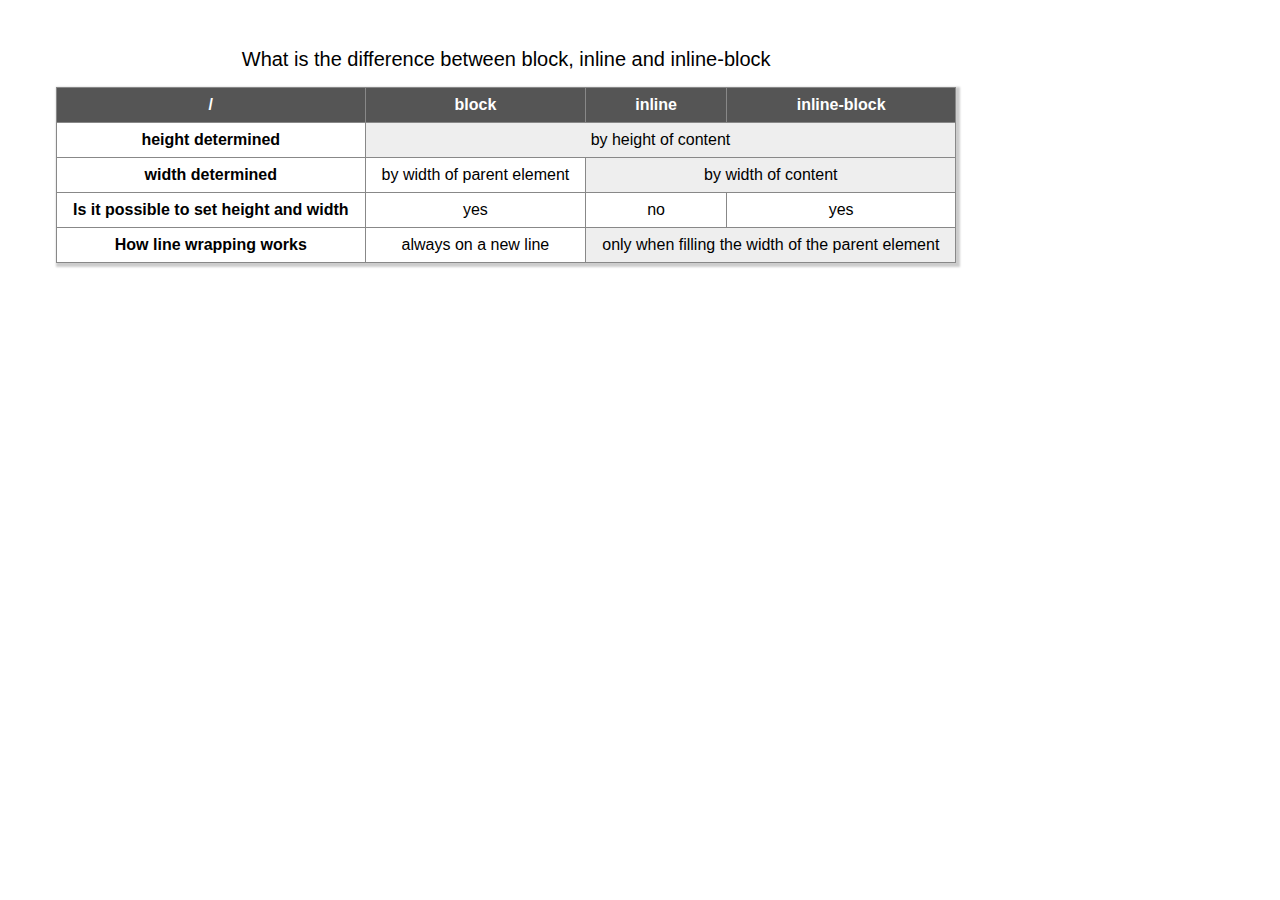
<file: GoIT_Tests/index.html>
<!DOCTYPE html>
<html lang="en">

<head>
    <meta charset="UTF-8">
    <meta http-equiv="X-UA-Compatible" content="IE=edge">
    <meta name="viewport" content="width=device-width, initial-scale=1.0">
    <title>Document</title>
    <link rel="stylesheet" href="css/style.css">
</head>

<body>
    <table>
        <caption>
            What is the difference between block, inline and inline-block
        </caption>
        <thead>
            <tr>
                <th>/</th>
                <th>block</th>
                <th>inline</th>
                <th>inline-block</th>
            </tr>
        </thead>
        <tbody>
            <tr>
                <th>height determined</th>
                <td colspan="3">by height of content</td>
            </tr>
            <tr>
                <th>width determined</th>
                <td>by width of parent element</td>
                <td colspan="2">by width of content</td>
            </tr>
            <tr>
                <th>Is it possible to set height and width</th>
                <td>yes</td>
                <td>no</td>
                <td>yes</td>
            </tr>
            <tr>
                <th>How line wrapping works</th>
                <td>always on a new line</td>
                <td colspan="2">only when filling the width of the parent element</td>
            </tr>
        </tbody>
    </table>
</body>

</html>
</file>
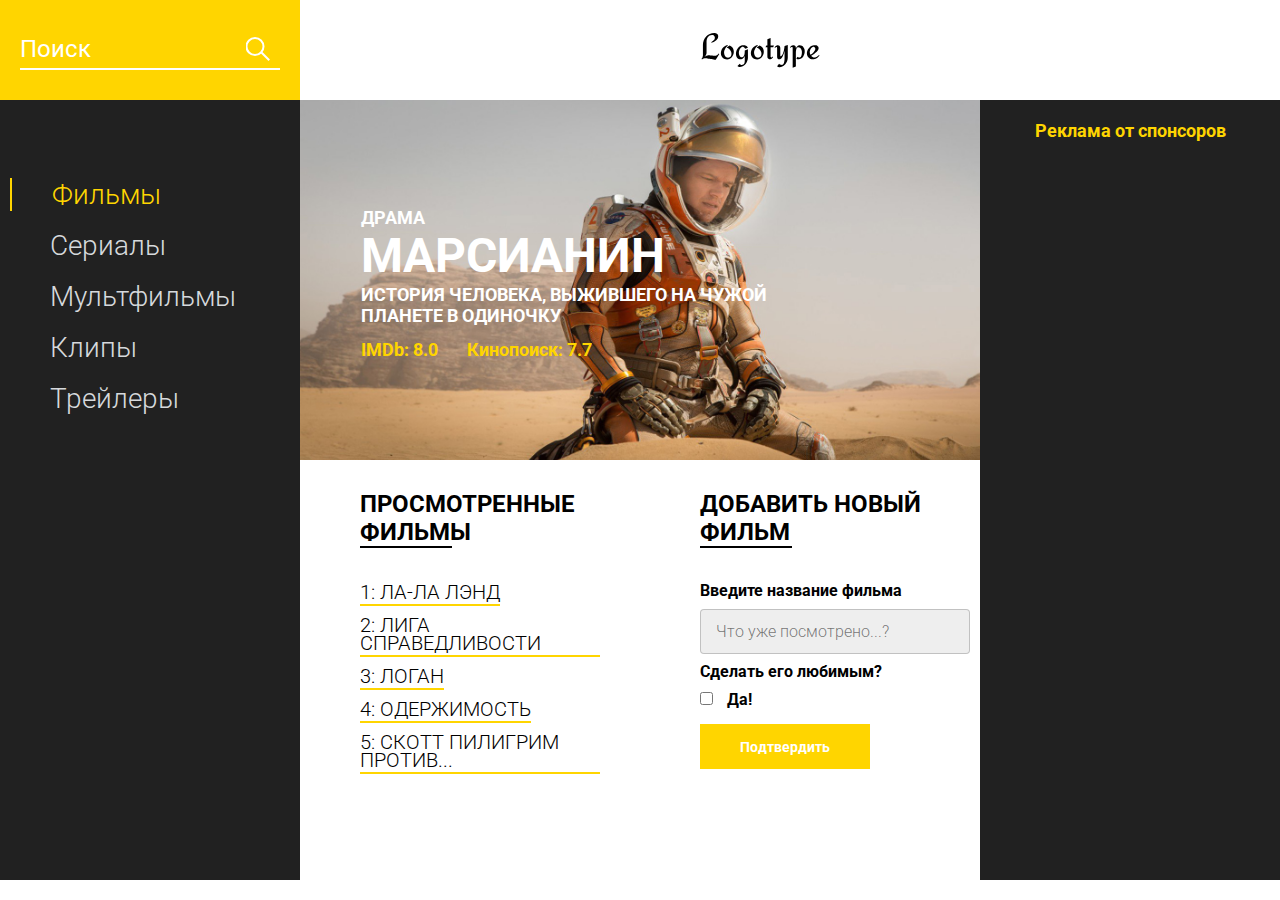
<file: 2_Practice_30/project/index.html>
<!DOCTYPE html>
<html lang="en">
<head>
    <meta charset="UTF-8">
    <meta name="viewport" content="width=device-width, initial-scale=1.0">
    <title>Movie DB</title>
    <link href="https://fonts.googleapis.com/css?family=Roboto:300,400,700&display=swap&subset=cyrillic-ext" rel="stylesheet">
    <link rel="stylesheet" href="css/style.min.css">
    </head>
<body>
    <header class="header">
        <div class="header__search">
            <form action="#">
                <input type="text" placeholder="Поиск">
            </form>
        </div>
        <div class="header__logo">
            <img src="icons/Logotype.svg" alt="logo">
        </div>
    </header>
    <main class="promo">
        <div class="promo__menu">
            <nav class="promo__menu-list">
                <ul>
                    <li><a class="promo__menu-item promo__menu-item_active" href="#">Фильмы</a></li>
                    <li><a class="promo__menu-item" href="#">Сериалы</a></li>
                    <li><a class="promo__menu-item" href="#">Мультфильмы</a></li>
                    <li><a class="promo__menu-item" href="#">Клипы</a></li>
                    <li><a class="promo__menu-item" href="#">Трейлеры</a></li>
                </ul>
            </nav>
        </div>
        <div class="promo__content">
            <div class="promo__bg">
                <div class="promo__genre">КОМЕДИЯ</div>
                <div class="promo__title">МАРСИАНИН</div>
                <div class="promo__descr">ИСТОРИЯ ЧЕЛОВЕКА, ВЫЖИВШЕГО НА ЧУЖОЙ ПЛАНЕТЕ В ОДИНОЧКУ</div>
                <div class="promo__ratings">
                    <span>IMDb: 8.0</span>
                    <span>Кинопоиск: 7.7</span>
                </div>
            </div>
            <div class="promo__interactive">
                <div>
                    <div class="promo__interactive-title">ПРОСМОТРЕННЫЕ ФИЛЬМЫ</div>
                    <ul class="promo__interactive-list">
                        <li class="promo__interactive-item">ЛОГАН
                            <div class="delete"></div>
                        </li>
                        <li class="promo__interactive-item">ЛИГА СПРАВЕДЛИВОСТИ
                            <div class="delete"></div>
                        </li>
                        <li class="promo__interactive-item">ЛА-ЛА ЛЭНД
                            <div class="delete"></div>
                        </li>
                        <li class="promo__interactive-item">ОДЕРЖИМОСТЬ
                            <div class="delete"></div>
                        </li>
                        <li class="promo__interactive-item">СКОТТ ПИЛИГРИМ ПРОТИВ...
                            <div class="delete"></div>
                        </li>
                    </ul>
                </div>
                <div>
                    <form class="add">
                        <div class="promo__interactive-title">ДОБАВИТЬ НОВЫЙ ФИЛЬМ</div>
                        <span>Введите название фильма</span>
                        <input class="adding__input" type="text" placeholder="Что уже посмотрено...?">
                        <span>Сделать его любимым?</span>
                        <input type="checkbox">
                        <span class="yes">Да!</span>
                        <button>Подтвердить</button>
                    </form>
                </div>
            </div>
        </div>
        <div class="promo__adv">
            <div class="promo__adv-title">Реклама от спонсоров</div>
            <img src="img/content_1.jpg" alt="some picture">
            <img src="img/content_2.jpg" alt="some picture">
            <img src="img/content_3.png" alt="some picture">
        </div>
    </main>

    <script defer src="js/script.js"></script>
</body>
</html>
</file>
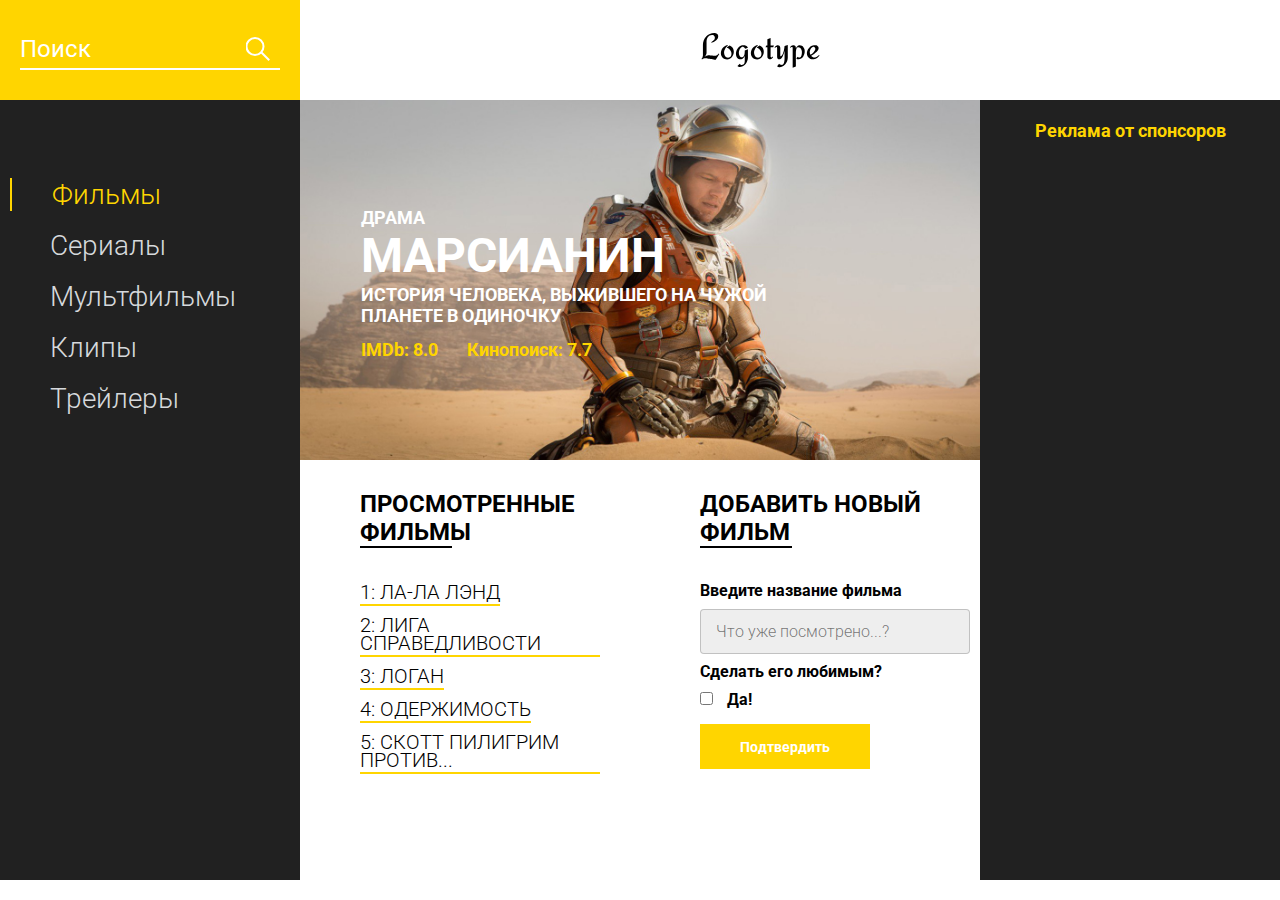
<file: Practice_30/project/index.html>
<!DOCTYPE html>
<html lang="en">
<head>
    <meta charset="UTF-8">
    <meta name="viewport" content="width=device-width, initial-scale=1.0">
    <title>Movie DB</title>
    <link href="https://fonts.googleapis.com/css?family=Roboto:300,400,700&display=swap&subset=cyrillic-ext" rel="stylesheet">
    <link rel="stylesheet" href="css/style.min.css">
    </head>
<body>
    <header class="header">
        <div class="header__search">
            <form action="#">
                <input type="text" placeholder="Поиск">
            </form>
        </div>
        <div class="header__logo">
            <img src="icons/Logotype.svg" alt="logo">
        </div>
    </header>
    <main class="promo">
        <div class="promo__menu">
            <nav class="promo__menu-list">
                <ul>
                    <li><a class="promo__menu-item promo__menu-item_active" href="#">Фильмы</a></li>
                    <li><a class="promo__menu-item" href="#">Сериалы</a></li>
                    <li><a class="promo__menu-item" href="#">Мультфильмы</a></li>
                    <li><a class="promo__menu-item" href="#">Клипы</a></li>
                    <li><a class="promo__menu-item" href="#">Трейлеры</a></li>
                </ul>
            </nav>
        </div>
        <div class="promo__content">
            <div class="promo__bg">
                <div class="promo__genre">КОМЕДИЯ</div>
                <div class="promo__title">МАРСИАНИН</div>
                <div class="promo__descr">ИСТОРИЯ ЧЕЛОВЕКА, ВЫЖИВШЕГО НА ЧУЖОЙ ПЛАНЕТЕ В ОДИНОЧКУ</div>
                <div class="promo__ratings">
                    <span>IMDb: 8.0</span>
                    <span>Кинопоиск: 7.7</span>
                </div>
            </div>
            <div class="promo__interactive">
                <div>
                    <div class="promo__interactive-title">ПРОСМОТРЕННЫЕ ФИЛЬМЫ</div>
                    <ul class="promo__interactive-list">
                        <li class="promo__interactive-item">ЛОГАН
                            <div class="delete"></div>
                        </li>
                        <li class="promo__interactive-item">ЛИГА СПРАВЕДЛИВОСТИ
                            <div class="delete"></div>
                        </li>
                        <li class="promo__interactive-item">ЛА-ЛА ЛЭНД
                            <div class="delete"></div>
                        </li>
                        <li class="promo__interactive-item">ОДЕРЖИМОСТЬ
                            <div class="delete"></div>
                        </li>
                        <li class="promo__interactive-item">СКОТТ ПИЛИГРИМ ПРОТИВ...
                            <div class="delete"></div>
                        </li>
                    </ul>
                </div>
                <div>
                    <form class="add">
                        <div class="promo__interactive-title">ДОБАВИТЬ НОВЫЙ ФИЛЬМ</div>
                        <span>Введите название фильма</span>
                        <input class="adding__input" type="text" placeholder="Что уже посмотрено...?">
                        <span>Сделать его любимым?</span>
                        <input type="checkbox">
                        <span class="yes">Да!</span>
                        <button>Подтвердить</button>
                    </form>
                </div>
            </div>
        </div>
        <div class="promo__adv">
            <div class="promo__adv-title">Реклама от спонсоров</div>
            <img src="img/content_1.jpg" alt="some picture">
            <img src="img/content_2.jpg" alt="some picture">
            <img src="img/content_3.png" alt="some picture">
        </div>
    </main>

    <script src="js/script.js"></script>
</body>
</html>
</file>
<file: GoIT_Tests/css/style.css>
table {
    box-shadow: 2px 2px 2px 2px hsla(0, 0%, 0%, 0.2);
    margin: 3rem;
    font-family: sans-serif;
    border-collapse: collapse;
}

caption {
    font-size: 20px;
    margin-bottom: 1rem;
}

thead {
    background-color: #555;
    color: #fff;
}

td,
th {
    padding: 0.5rem 1rem;
    border: 1px solid #888;
    text-align: center;
}

td[colspan] {
    background-color: #eee;
}
</file>
<file: 2_Practice_30/project/css/style.min.css>
*{-webkit-box-sizing:border-box;box-sizing:border-box;margin:0;padding:0;font-family:'Roboto', sans-serif}.header{display:-webkit-box;display:-ms-flexbox;display:flex;height:100px}.header__search{display:-webkit-box;display:-ms-flexbox;display:flex;-webkit-box-pack:center;-ms-flex-pack:center;justify-content:center;-webkit-box-align:center;-ms-flex-align:center;align-items:center;height:100%;width:300px;background:#FFD500}.header__search form{position:relative;width:260px;height:30px}.header__search form input{width:100%;border:none;border-bottom:2px solid #fff;background-color:transparent;color:#fff;font-size:24px;line-height:28px;padding-bottom:5px;outline:none}.header__search form input::-webkit-input-placeholder{color:#fff}.header__search form input:-ms-input-placeholder{color:#fff}.header__search form input::-ms-input-placeholder{color:#fff}.header__search form input::placeholder{color:#fff}.header__search form:after{content:'';display:block;position:absolute;top:2px;right:10px;background:url("../icons/search.svg") center center/cover no-repeat;width:24px;height:24px}.header__logo{display:-webkit-box;display:-ms-flexbox;display:flex;-webkit-box-pack:center;-ms-flex-pack:center;justify-content:center;-webkit-box-align:center;-ms-flex-align:center;align-items:center;height:100%;width:calc(100% - 360px)}.promo{height:780px;display:-webkit-box;display:-ms-flexbox;display:flex}.promo__menu{width:300px;height:100%;background:#212121;padding:60px 0 0 10px}.promo__menu-item{display:block;font-size:28px;line-height:33px;color:#D6D9DC;text-decoration:none;font-weight:300;padding-left:40px;margin-top:18px}.promo__menu-item:hover{color:#FFD500}.promo__menu-item_active{border-left:2px solid  #FFD500;color:#FFD500}.promo__content{width:calc(100% - 600px)}.promo__bg{height:360px;background:url("../img/mars.webp") center center/cover no-repeat;background-position:top;padding:107px 0 0 61px}.promo__genre{font-weight:bold;font-size:18px;line-height:21px;color:#FFFFFF;text-transform:uppercase}.promo__title{font-weight:bold;font-size:48px;line-height:56px;color:#FFFFFF;text-transform:uppercase}.promo__descr{width:481px;font-weight:bold;font-size:18px;line-height:21px;color:#FFFFFF;text-transform:uppercase}.promo__ratings{margin-top:13px}.promo__ratings span{font-weight:bold;font-size:18px;line-height:21px;color:#FFD500;margin-right:25px}.promo__interactive{display:-webkit-box;display:-ms-flexbox;display:flex}.promo__interactive>div{width:50%;padding:30px 0 0 60px}.promo__interactive-title{display:inline-block;font-weight:bold;font-size:24px;line-height:28px;color:#000000}.promo__interactive-title:after{content:'';display:block;width:33%;height:2px;background-color:#000}.promo__interactive-list{list-style-type:none;margin-top:35px;display:-webkit-box;display:-ms-flexbox;display:flex;-webkit-box-orient:vertical;-webkit-box-direction:normal;-ms-flex-direction:column;flex-direction:column;-webkit-box-align:start;-ms-flex-align:start;align-items:flex-start}.promo__interactive-item{display:inline-block;position:relative;font-weight:300;font-size:20px;line-height:18px;color:#000000;margin-bottom:15px;padding-right:40px;text-transform:uppercase}.promo__interactive-item span{display:block;position:absolute;left:-30px;top:50%;-webkit-transform:translateY(-50%);transform:translateY(-50%);width:20px;height:20px;background:url("../icons/Star.svg") center center/cover no-repeat}.promo__interactive-item:before{content:'';position:absolute;bottom:-5px;display:block;width:calc(100% - 40px);height:2px;background-color:#FFD500}.promo__interactive-item:hover .delete{content:'';display:block;position:absolute;right:0px;top:50%;-webkit-transform:translateY(-50%);transform:translateY(-50%);width:20px;height:20px;background:url("../icons/trash.png") center center/cover no-repeat;cursor:pointer}.promo__interactive .add .promo__interactive-title{margin-bottom:25px}.promo__interactive .add span{display:block;margin:10px 0;font-weight:bold;font-size:16px;line-height:16px;color:#000000}.promo__interactive .add .yes{display:inline;margin-left:10px}.promo__interactive .add input[type="text"]{width:270px;height:45px;line-height:50px;font-size:16px;background:rgba(196,196,196,0.29);border:1px solid rgba(0,0,0,0.19);padding:0 15px;outline:none;border-radius:4px}.promo__interactive .add input[type="text"]::-webkit-input-placeholder{font-weight:300;font-size:16px;color:rgba(0,0,0,0.53)}.promo__interactive .add input[type="text"]:-ms-input-placeholder{font-weight:300;font-size:16px;color:rgba(0,0,0,0.53)}.promo__interactive .add input[type="text"]::-ms-input-placeholder{font-weight:300;font-size:16px;color:rgba(0,0,0,0.53)}.promo__interactive .add input[type="text"]::placeholder{font-weight:300;font-size:16px;color:rgba(0,0,0,0.53)}.promo__interactive .add button{display:block;margin-top:15px;width:170px;height:45px;background:#FFD500;font-weight:bold;font-size:14px;line-height:14px;color:#FFFFFF;border:none;outline:none;cursor:pointer}.promo__interactive .add button:active{-webkit-transform:scale(0.95);transform:scale(0.95)}.promo__adv{background:#212121;width:300px;height:100%}.promo__adv-title{font-weight:bold;font-size:18px;line-height:21px;color:#FFD500;margin:20px 0;text-align:center}.promo__adv img{width:100%;margin-bottom:10px}
/*# sourceMappingURL=style.min.css.map */
</file>
<file: Practice_30/project/css/style.min.css>
*{-webkit-box-sizing:border-box;box-sizing:border-box;margin:0;padding:0;font-family:'Roboto', sans-serif}.header{display:-webkit-box;display:-ms-flexbox;display:flex;height:100px}.header__search{display:-webkit-box;display:-ms-flexbox;display:flex;-webkit-box-pack:center;-ms-flex-pack:center;justify-content:center;-webkit-box-align:center;-ms-flex-align:center;align-items:center;height:100%;width:300px;background:#FFD500}.header__search form{position:relative;width:260px;height:30px}.header__search form input{width:100%;border:none;border-bottom:2px solid #fff;background-color:transparent;color:#fff;font-size:24px;line-height:28px;padding-bottom:5px;outline:none}.header__search form input::-webkit-input-placeholder{color:#fff}.header__search form input:-ms-input-placeholder{color:#fff}.header__search form input::-ms-input-placeholder{color:#fff}.header__search form input::placeholder{color:#fff}.header__search form:after{content:'';display:block;position:absolute;top:2px;right:10px;background:url("../icons/search.svg") center center/cover no-repeat;width:24px;height:24px}.header__logo{display:-webkit-box;display:-ms-flexbox;display:flex;-webkit-box-pack:center;-ms-flex-pack:center;justify-content:center;-webkit-box-align:center;-ms-flex-align:center;align-items:center;height:100%;width:calc(100% - 360px)}.promo{height:780px;display:-webkit-box;display:-ms-flexbox;display:flex}.promo__menu{width:300px;height:100%;background:#212121;padding:60px 0 0 10px}.promo__menu-item{display:block;font-size:28px;line-height:33px;color:#D6D9DC;text-decoration:none;font-weight:300;padding-left:40px;margin-top:18px}.promo__menu-item:hover{color:#FFD500}.promo__menu-item_active{border-left:2px solid  #FFD500;color:#FFD500}.promo__content{width:calc(100% - 600px)}.promo__bg{height:360px;background:url("../img/mars.webp") center center/cover no-repeat;background-position:top;padding:107px 0 0 61px}.promo__genre{font-weight:bold;font-size:18px;line-height:21px;color:#FFFFFF;text-transform:uppercase}.promo__title{font-weight:bold;font-size:48px;line-height:56px;color:#FFFFFF;text-transform:uppercase}.promo__descr{width:481px;font-weight:bold;font-size:18px;line-height:21px;color:#FFFFFF;text-transform:uppercase}.promo__ratings{margin-top:13px}.promo__ratings span{font-weight:bold;font-size:18px;line-height:21px;color:#FFD500;margin-right:25px}.promo__interactive{display:-webkit-box;display:-ms-flexbox;display:flex}.promo__interactive>div{width:50%;padding:30px 0 0 60px}.promo__interactive-title{display:inline-block;font-weight:bold;font-size:24px;line-height:28px;color:#000000}.promo__interactive-title:after{content:'';display:block;width:33%;height:2px;background-color:#000}.promo__interactive-list{list-style-type:none;margin-top:35px;display:-webkit-box;display:-ms-flexbox;display:flex;-webkit-box-orient:vertical;-webkit-box-direction:normal;-ms-flex-direction:column;flex-direction:column;-webkit-box-align:start;-ms-flex-align:start;align-items:flex-start}.promo__interactive-item{display:inline-block;position:relative;font-weight:300;font-size:20px;line-height:18px;color:#000000;margin-bottom:15px;padding-right:40px;text-transform:uppercase}.promo__interactive-item span{display:block;position:absolute;left:-30px;top:50%;-webkit-transform:translateY(-50%);transform:translateY(-50%);width:20px;height:20px;background:url("../icons/Star.svg") center center/cover no-repeat}.promo__interactive-item:before{content:'';position:absolute;bottom:-5px;display:block;width:calc(100% - 40px);height:2px;background-color:#FFD500}.promo__interactive-item:hover .delete{content:'';display:block;position:absolute;right:0px;top:50%;-webkit-transform:translateY(-50%);transform:translateY(-50%);width:20px;height:20px;background:url("../icons/trash.png") center center/cover no-repeat;cursor:pointer}.promo__interactive .add .promo__interactive-title{margin-bottom:25px}.promo__interactive .add span{display:block;margin:10px 0;font-weight:bold;font-size:16px;line-height:16px;color:#000000}.promo__interactive .add .yes{display:inline;margin-left:10px}.promo__interactive .add input[type="text"]{width:270px;height:45px;line-height:50px;font-size:16px;background:rgba(196,196,196,0.29);border:1px solid rgba(0,0,0,0.19);padding:0 15px;outline:none;border-radius:4px}.promo__interactive .add input[type="text"]::-webkit-input-placeholder{font-weight:300;font-size:16px;color:rgba(0,0,0,0.53)}.promo__interactive .add input[type="text"]:-ms-input-placeholder{font-weight:300;font-size:16px;color:rgba(0,0,0,0.53)}.promo__interactive .add input[type="text"]::-ms-input-placeholder{font-weight:300;font-size:16px;color:rgba(0,0,0,0.53)}.promo__interactive .add input[type="text"]::placeholder{font-weight:300;font-size:16px;color:rgba(0,0,0,0.53)}.promo__interactive .add button{display:block;margin-top:15px;width:170px;height:45px;background:#FFD500;font-weight:bold;font-size:14px;line-height:14px;color:#FFFFFF;border:none;outline:none;cursor:pointer}.promo__interactive .add button:active{-webkit-transform:scale(0.95);transform:scale(0.95)}.promo__adv{background:#212121;width:300px;height:100%}.promo__adv-title{font-weight:bold;font-size:18px;line-height:21px;color:#FFD500;margin:20px 0;text-align:center}.promo__adv img{width:100%;margin-bottom:10px}
/*# sourceMappingURL=style.min.css.map */
</file>
